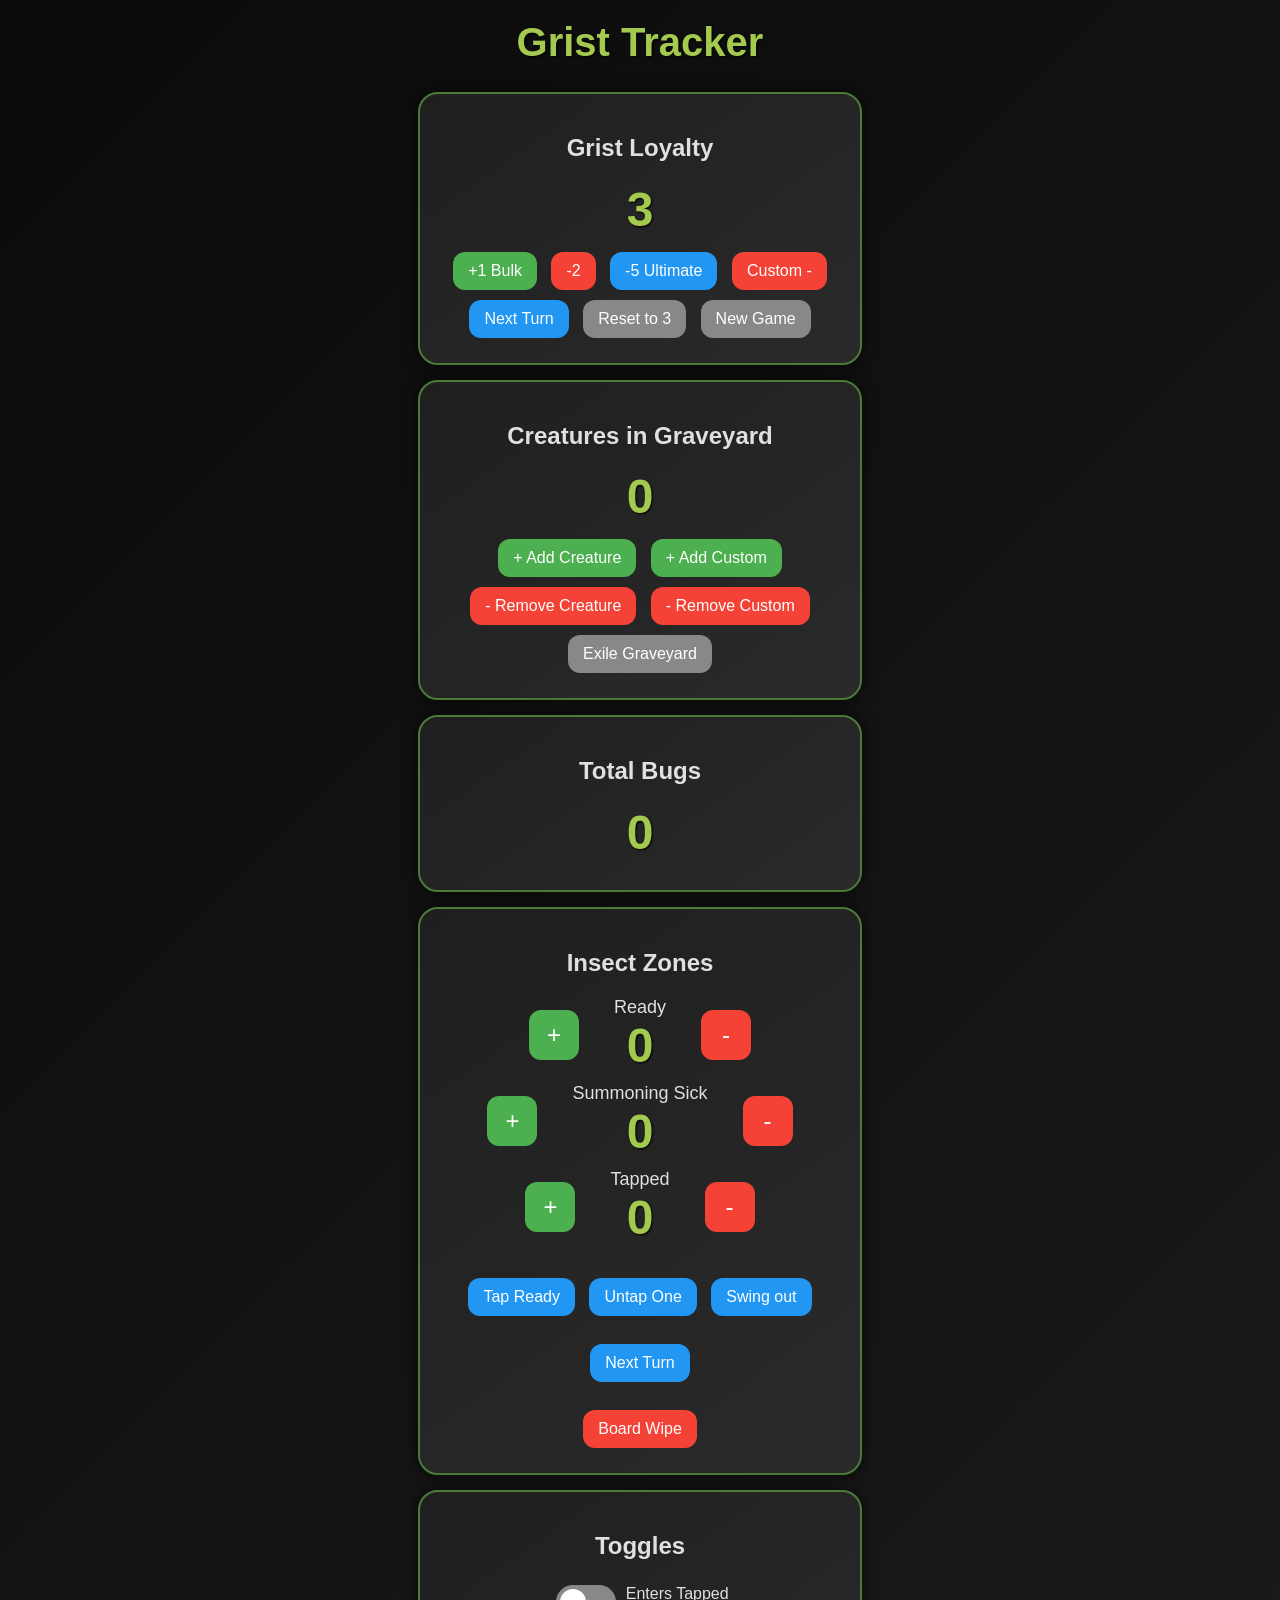
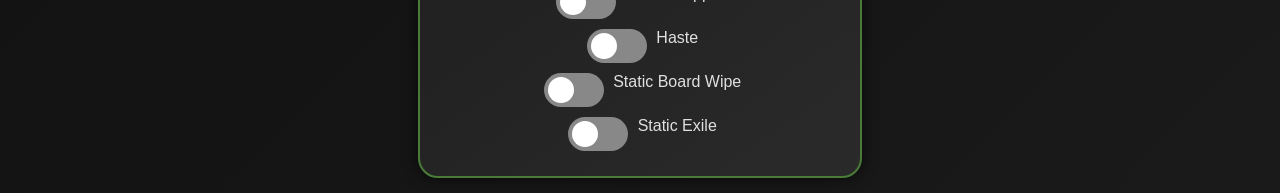
<file: index.html>
<!DOCTYPE html>
<html>
<head>
<meta name="viewport" content="width=device-width, initial-scale=1.0">
<title>Grist Tracker</title>
<link rel="stylesheet" href="style.css">
</head>
<body>

<h1>Grist Tracker</h1>

<!-- GRIST -->
<div class="card">
  <h2>Grist Loyalty</h2>
  <div class="count" id="loyalty">3</div>
  <button class="add" onclick="gristPlus()">+1 Bulk</button>
  <button class="sub" onclick="gristMinus2()">-2</button>
  <button class="alt" onclick="gristUlt()">-5 Ultimate</button>
  <button class="sub" onclick="customGristSub()">Custom -</button>
  <button class="alt" onclick="nextTurn()">Next Turn</button>
  <button class="reset" onclick="resetGrist()">Reset to 3</button>
  <button class="reset" onclick="newGame()">New Game</button>
</div>

<!-- GRAVE -->
<div class="card">
  <h2>Creatures in Graveyard</h2>
  <div class="count" id="grave">0</div>
  <button class="add" onclick="addGrave()">+ Add Creature</button>
  <button class="add" onclick="addGravePrompt()">+ Add Custom</button>
  <button class="sub" onclick="removeGrave()">- Remove Creature</button>
  <button class="sub" onclick="removeGravePrompt()">- Remove Custom</button>
  <button class="reset" onclick="exileGrave()">Exile Graveyard</button>
</div>

<!-- TOTAL BUGS -->
<div class="card">
  <h2>Total Bugs</h2>
  <div class="count" id="totalBugs">0</div>
</div>

<!-- INSECTS -->
<!-- INSECTS -->
<div class="card">
  <h2>Insect Zones</h2>

  <div class="zone-row">
    <button class="add" onclick="change('ready', 1)">+</button>
    <div><div class="small">Ready</div><div class="count" id="ready">0</div></div>
    <button class="sub" onclick="change('ready', -1)">-</button>
  </div>

  <div class="zone-row">
    <button class="add" onclick="change('sick', 1)">+</button>
    <div><div class="small">Summoning Sick</div><div class="count" id="sick">0</div></div>
    <button class="sub" onclick="change('sick', -1)">-</button>
  </div>

  <div class="zone-row">
    <button class="add" onclick="change('tapped', 1)">+</button>
    <div><div class="small">Tapped</div><div class="count" id="tapped">0</div></div>
    <button class="sub" onclick="change('tapped', -1)">-</button>
  </div>

  <br>
  <button class="alt" onclick="tapReady()">Tap Ready</button>
  <button class="alt" onclick="untapOne()">Untap One</button>
  <button class="alt" onclick="swingOut()">Swing out</button>
  <br><br>
  <button class="alt" onclick="nextTurn()">Next Turn</button>
  <br><br>
  <button class="sub" onclick="boardWipe()">Board Wipe</button>
</div>

<!-- ULT & GRIST ALERT OVERLAY -->
<div id="ultOverlay"></div>
<!-- TOGGLES -->
<div class="card">
  <h2>Toggles</h2>
  <div class="toggle">
    <label class="switch">
      <input type="checkbox" id="enterTapped">
      <span class="slider"></span>
    </label>
    Enters Tapped
  </div>
  <div class="toggle">
    <label class="switch">
      <input type="checkbox" id="hasteToggle">
      <span class="slider"></span>
    </label>
    Haste
  </div>
  <div class="toggle">
    <label class="switch">
      <input type="checkbox" id="staticWipe">
      <span class="slider"></span>
    </label>
    Static Board Wipe
  </div>
  <div class="toggle">
    <label class="switch">
      <input type="checkbox" id="staticExile">
      <span class="slider"></span>
    </label>
    Static Exile
  </div>
</div>
<!-- ULT OVERLAY -->
<div id="ultOverlay"></div>

<script src="app.js"></script>

<script>
function updateTotalBugs() {
  const r = parseInt(ready.innerText)||0;
  const s = parseInt(sick.innerText)||0;
  const t = parseInt(tapped.innerText)||0;
  totalBugs.innerText = r+s+t;
}
['ready','sick','tapped'].forEach(id=>{
  new MutationObserver(updateTotalBugs)
  .observe(document.getElementById(id),{childList:true,subtree:true});
});
updateTotalBugs();
</script>

</body>
</html>
</file>
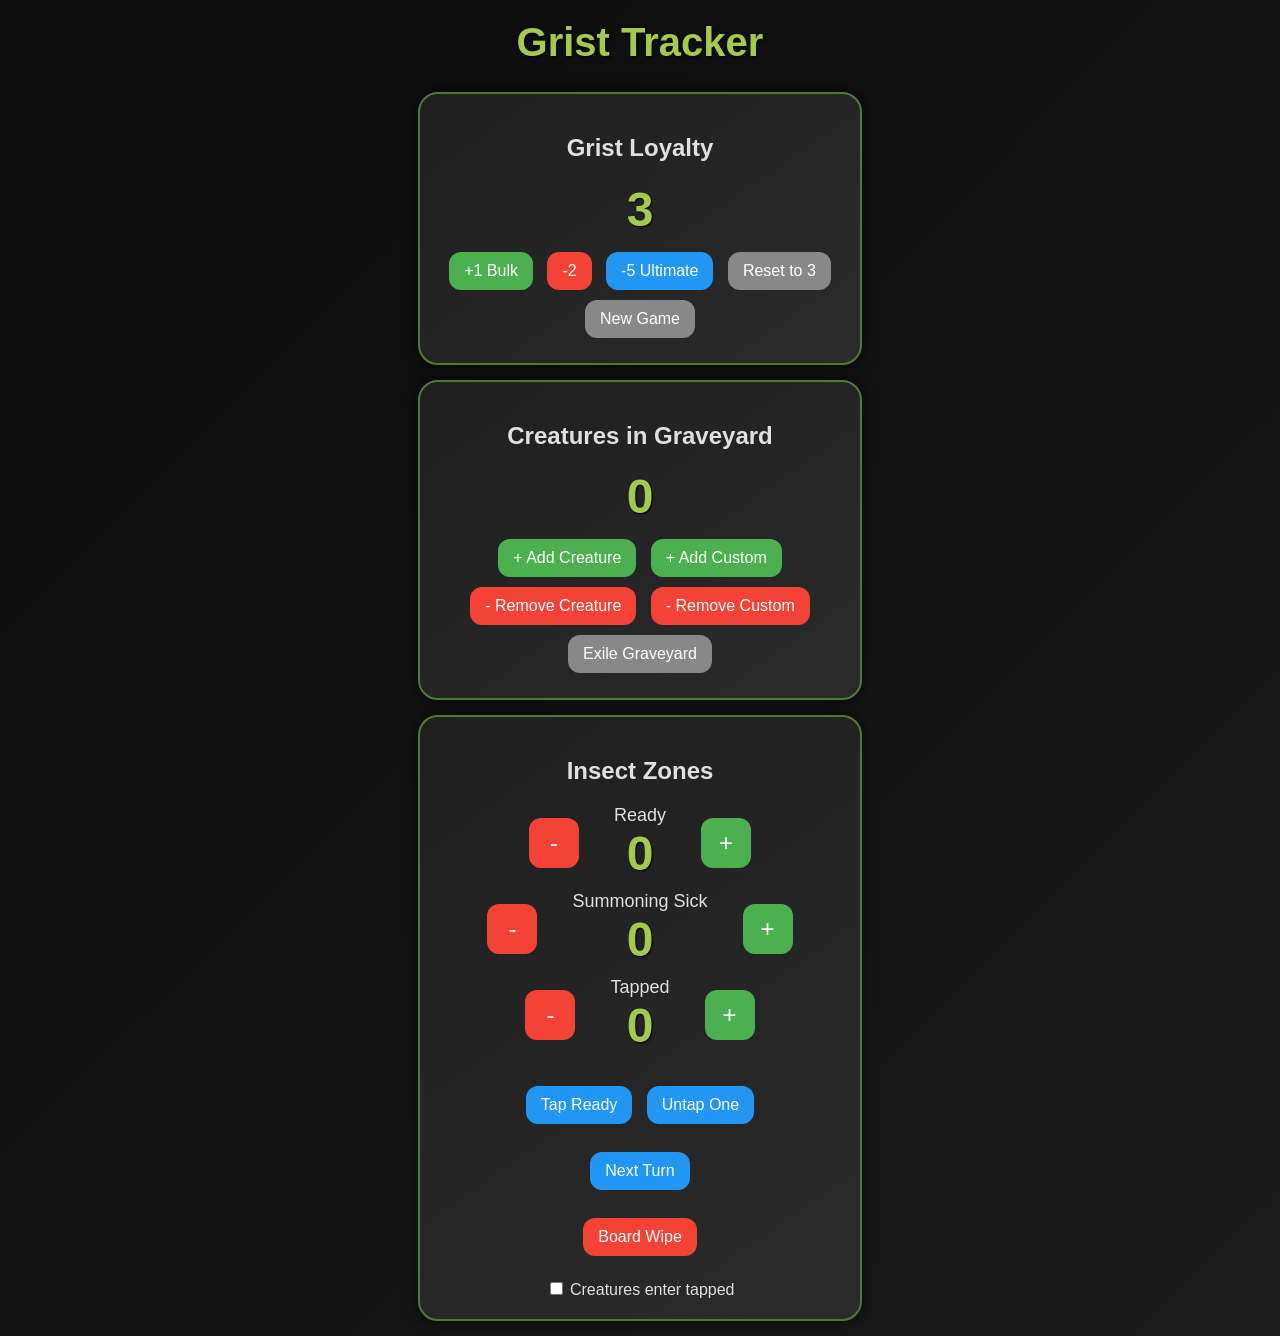
<file: main.html>
<!DOCTYPE html>
<html>
<head>
<meta name="viewport" content="width=device-width, initial-scale=1.0">
<title>Grist Tracker</title>
<link rel="stylesheet" href="style.css"> <!-- Link to CSS -->
</head>
<body>

<h1>Grist Tracker</h1>

<!-- GRIST LOYALTY -->
<div class="card">
  <h2>Grist Loyalty</h2>
  <div class="count" id="loyalty">3</div>
  <button class="add" onclick="gristPlus()">+1 Bulk</button>
  <button class="sub" onclick="change('loyalty', -2)">-2</button>
  <button class="alt" onclick="gristUlt()">-5 Ultimate</button>
  <button class="reset" onclick="resetGrist()">Reset to 3</button>
  <button class="reset" onclick="newGame()">New Game</button>
</div>

<!-- GRAVEYARD -->
<div class="card">
  <h2>Creatures in Graveyard</h2>
  <div class="count" id="grave">0</div>
  <button class="add" onclick="addGrave()">+ Add Creature</button>
  <button class="add" onclick="addGravePrompt()">+ Add Custom</button>
  <button class="sub" onclick="removeGrave()">- Remove Creature</button>
  <button class="sub" onclick="removeGravePrompt()">- Remove Custom</button>
  <button class="reset" onclick="exileGrave()">Exile Graveyard</button>
</div>

<!-- INSECTS -->
<div class="card">
  <h2>Insect Zones</h2>

  <!-- Ready -->
  <div class="zone-row">
    <button class="sub" onclick="change('ready', -1)">-</button>
    <div>
      <div class="small">Ready</div>
      <div class="count" id="ready">0</div>
    </div>
    <button class="add" onclick="change('ready', 1)">+</button>
  </div>

  <!-- Sick -->
  <div class="zone-row">
    <button class="sub" onclick="change('sick', -1)">-</button>
    <div>
      <div class="small">Summoning Sick</div>
      <div class="count" id="sick">0</div>
    </div>
    <button class="add" onclick="change('sick', 1)">+</button>
  </div>

  <!-- Tapped -->
  <div class="zone-row">
    <button class="sub" onclick="change('tapped', -1)">-</button>
    <div>
      <div class="small">Tapped</div>
      <div class="count" id="tapped">0</div>
    </div>
    <button class="add" onclick="change('tapped', 1)">+</button>
  </div>

  <br>
  <button class="alt" onclick="tapReady()">Tap Ready</button>
  <button class="alt" onclick="untapOne()">Untap One</button>
  <br><br>
  <button class="alt" onclick="nextTurn()">Next Turn</button>
  <br><br>
  <button class="sub" onclick="boardWipe()">Board Wipe</button>
  <br><br>
  <label>
    <input type="checkbox" id="enterTapped"> Creatures enter tapped
  </label>
</div>

<!-- Ultimate overlay -->
<div id="ultOverlay"></div>

<!-- Link to JS -->
<script src="app.js"></script>
</body>
</html>
</file>
<file: style.css>
body {
  font-family: 'Arial', sans-serif;
  background: linear-gradient(135deg, #0b0b0b, #1a1a1a);
  color: #e0e0e0;
  text-align: center;
  margin: 0;
  padding: 0;
}

h1 {
  margin-top: 20px;
  font-size: 2.5em;
  color: #a3c94e;
  text-shadow: 1px 1px 3px black;
}

.card {
  background: linear-gradient(145deg, #1f1f1f, #2a2a2a);
  margin: 15px auto;
  padding: 20px;
  border-radius: 20px;
  max-width: 400px;
  box-shadow: 0 0 15px rgba(0,0,0,0.7);
  border: 2px solid #4a7c38;
}

.count {
  font-size: 48px;
  margin: 10px 0;
  font-weight: bold;
  color: #a3c94e;
  text-shadow: 1px 1px 2px black;
  transition: color 0.2s, transform 0.2s;
}

/* Pop animation for increments */
.count.pop {
  animation: popRed 0.6s ease forwards;
}

@keyframes popRed {
  0%   { transform: scale(1); color: #a3c94e; }
  50%  { transform: scale(1.5); color: #ff3333; }
  100% { transform: scale(1); color: #a3c94e; }
}

.small {
  font-size: 18px;
  margin-top: 5px;
}

button {
  font-size: 16px;
  margin: 5px;
  padding: 10px 15px;
  border-radius: 12px;
  border: none;
  cursor: pointer;
  transition: all 0.2s ease;
  touch-action: manipulation;
}

button:hover {
  transform: scale(1.05);
}

.add { background: #4caf50; color: white; }
.sub { background: #f44336; color: white; }
.alt { background: #2196f3; color: white; }
.reset { background: #888; color: white; }

/* Flex layout for zones */
.zone-row {
  display: flex;
  justify-content: center;
  align-items: center;
  margin: 10px 0;
}
.zone-row button {
  width: 50px;
  height: 50px;
  font-size: 24px;
}
.zone-row div {
  margin: 0 15px;
  text-align: center;
}

/* Toggle Switch Styles */
.switch {
  position: relative;
  display: inline-block;
  width: 60px;
  height: 34px;
  margin: 5px;
}
.switch input {
  opacity: 0;
  width: 0;
  height: 0;
}
.slider {
  position: absolute;
  cursor: pointer;
  top: 0; left: 0; right: 0; bottom: 0;
  background-color: #888;
  transition: 0.4s;
  border-radius: 34px;
}
.slider:before {
  position: absolute;
  content: "";
  height: 26px; width: 26px;
  left: 4px;
  bottom: 4px;
  background-color: white;
  transition: 0.4s;
  border-radius: 50%;
}
input:checked + .slider {
  background-color: #4caf50;
}
input:checked + .slider:before {
  transform: translateX(26px);
}

/* Ultimate overlay */
#ultOverlay {
  display: none;
  position: fixed;
  top:0; left:0;
  width: 100%; height: 100%;
  background: rgba(0,0,0,0.95);
  color: #a3c94e;
  font-size: 48px;
  text-align: center;
  padding-top: 20%;
  z-index: 9999;
  text-shadow: 2px 2px 5px black;
  animation: fadeIn 0.5s;
}

@keyframes fadeIn {
  from {opacity: 0;}
  to {opacity: 1;}
}
</file>
